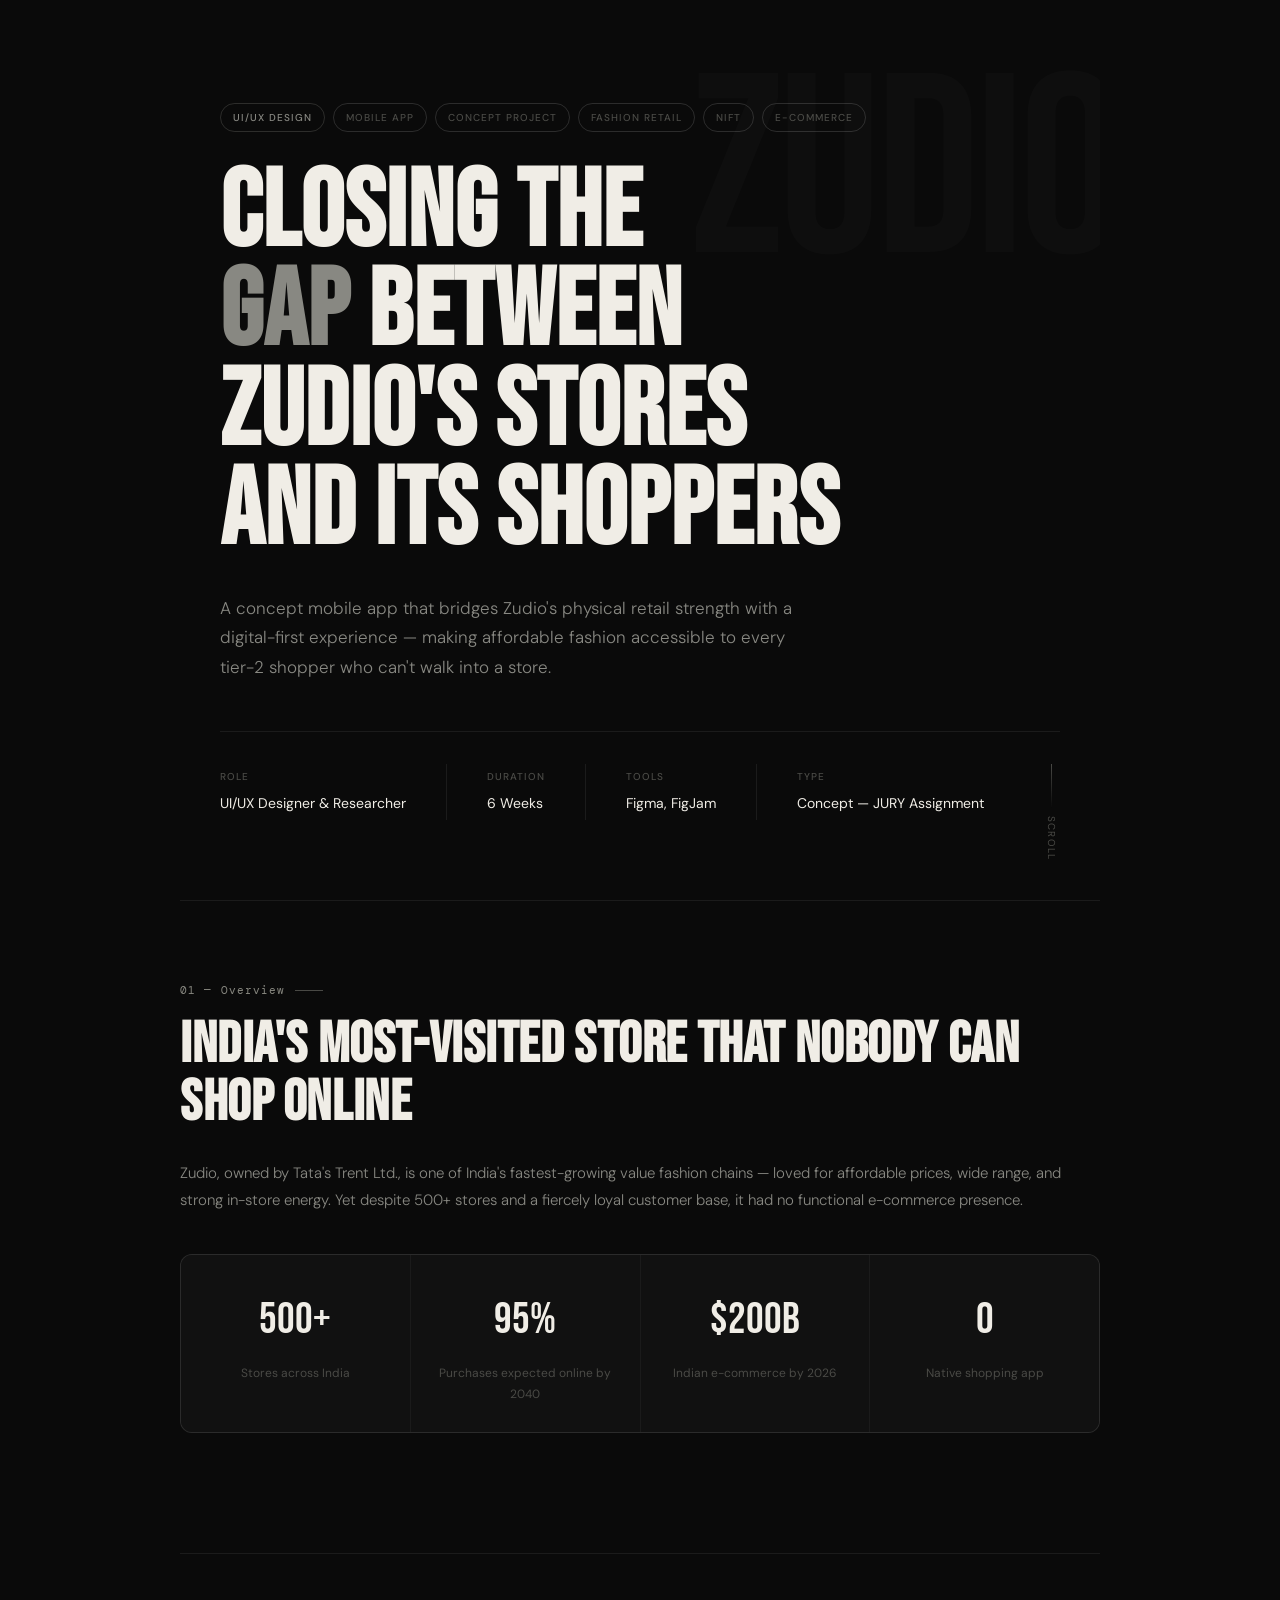
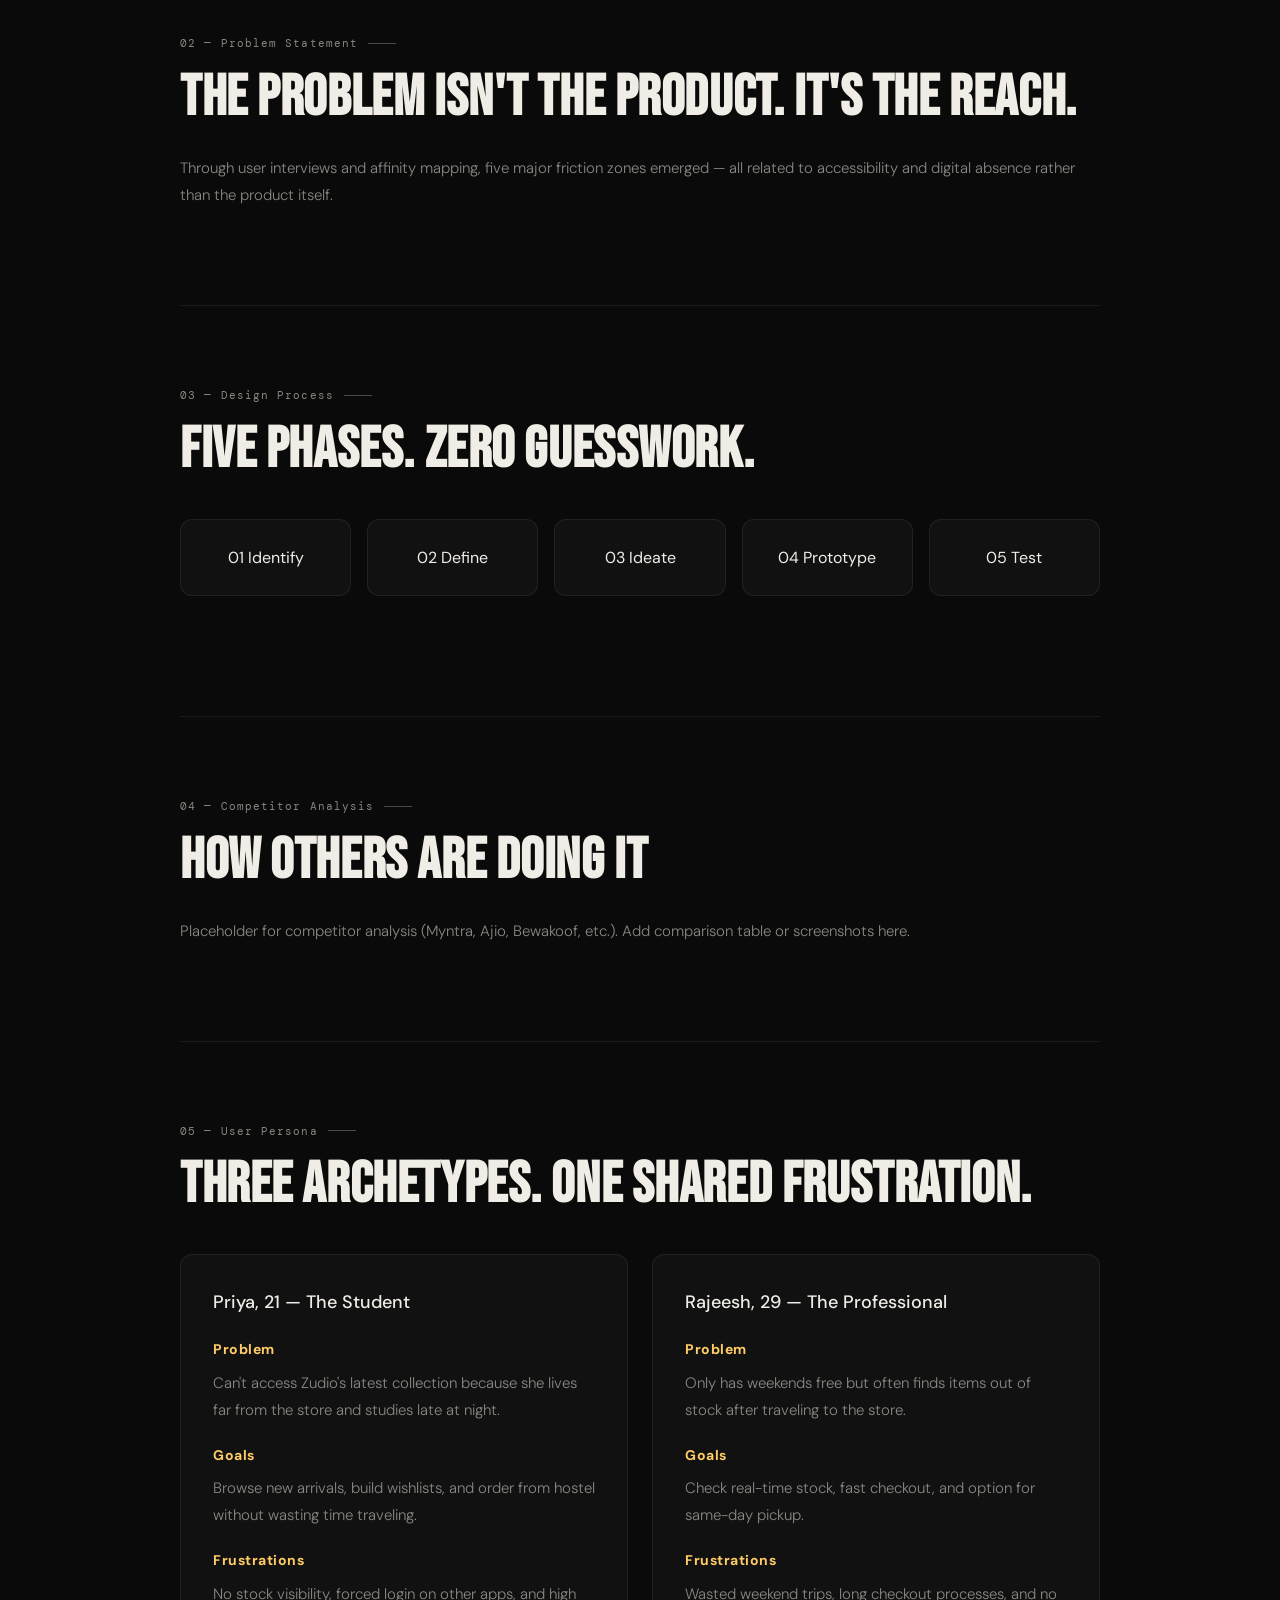
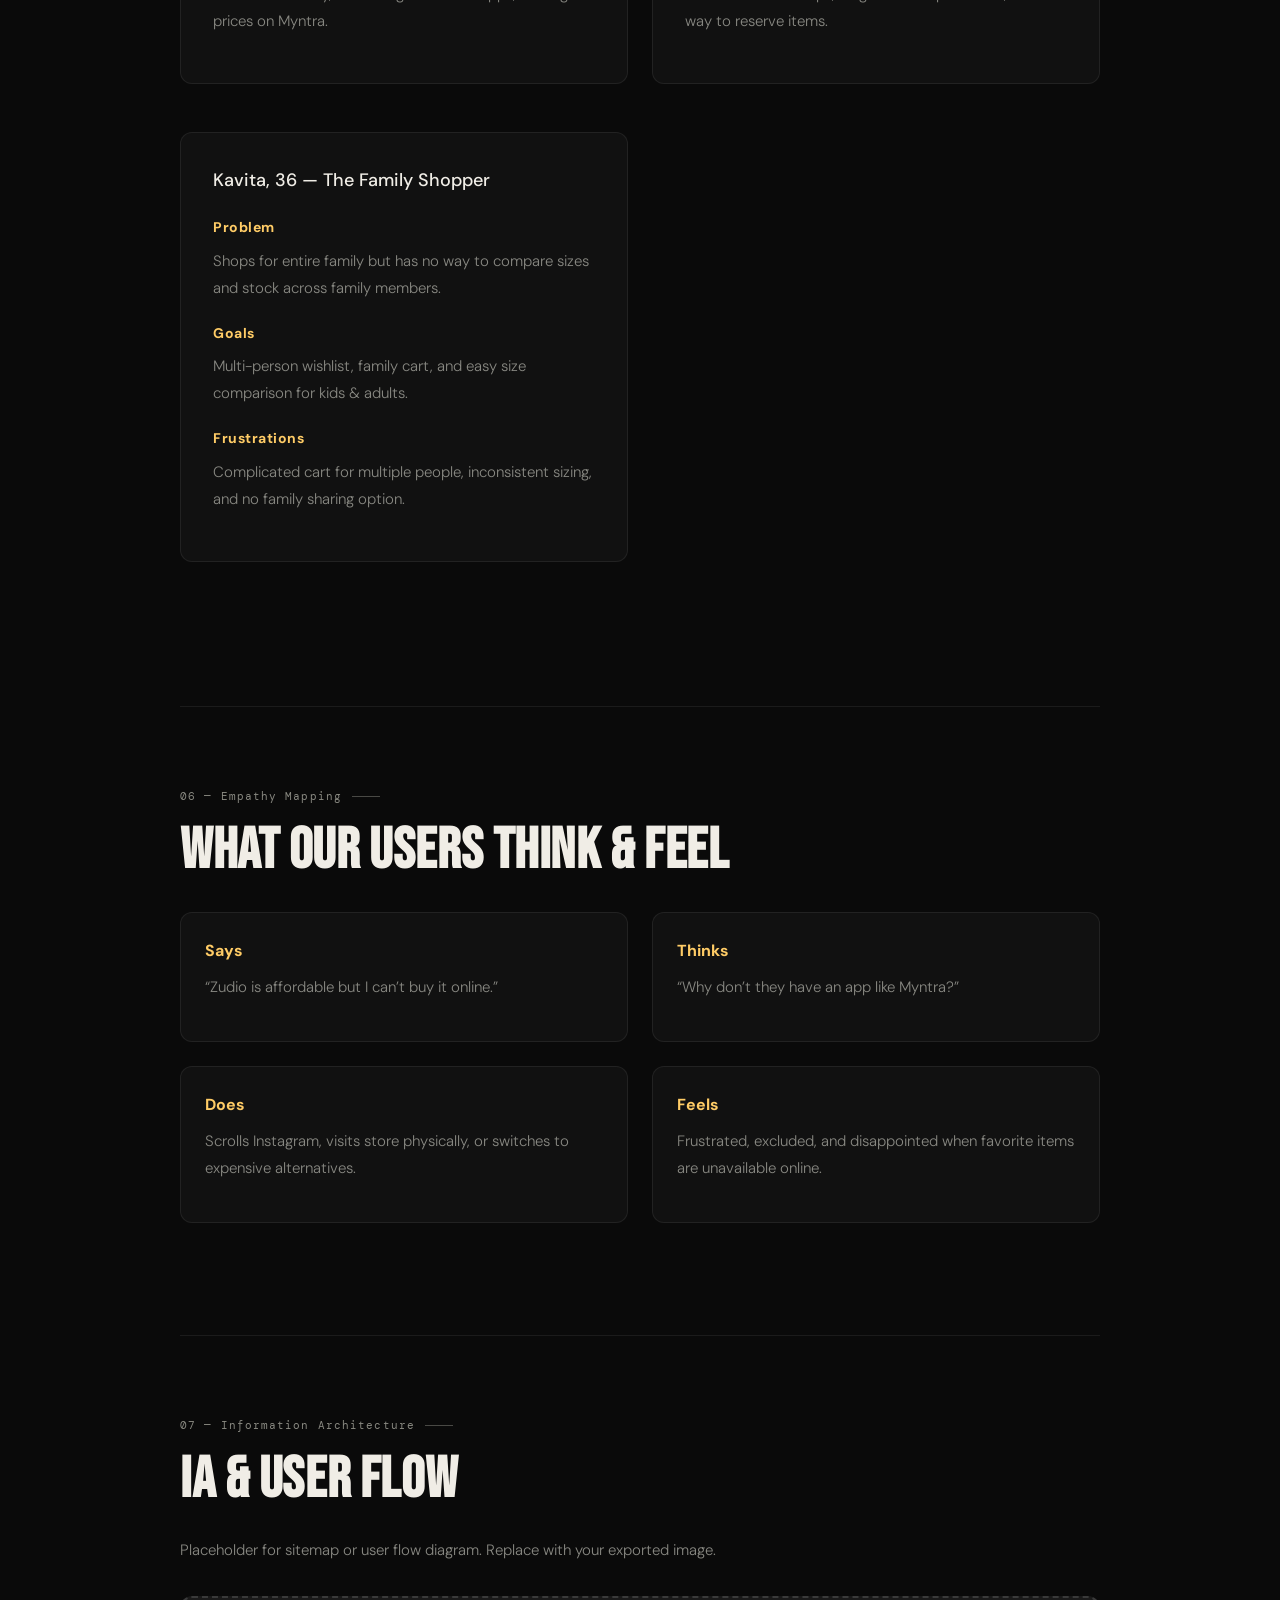
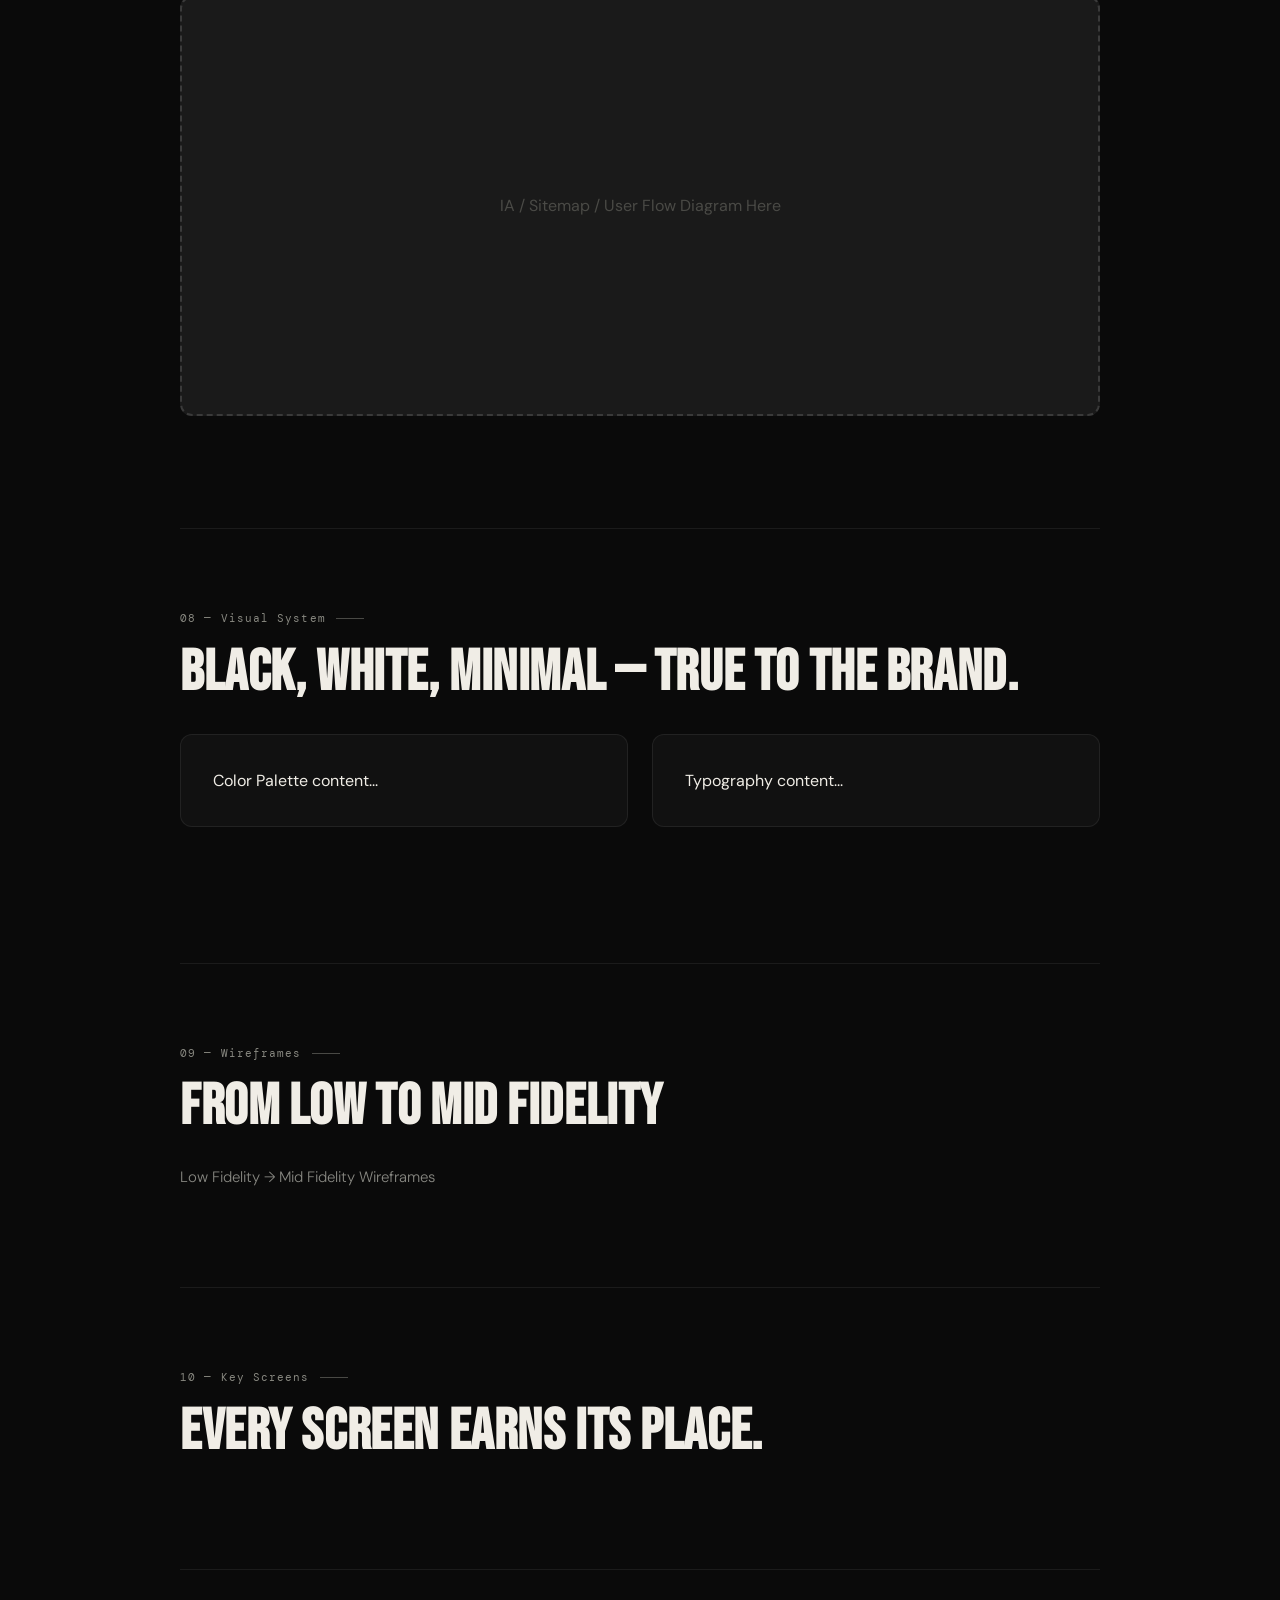
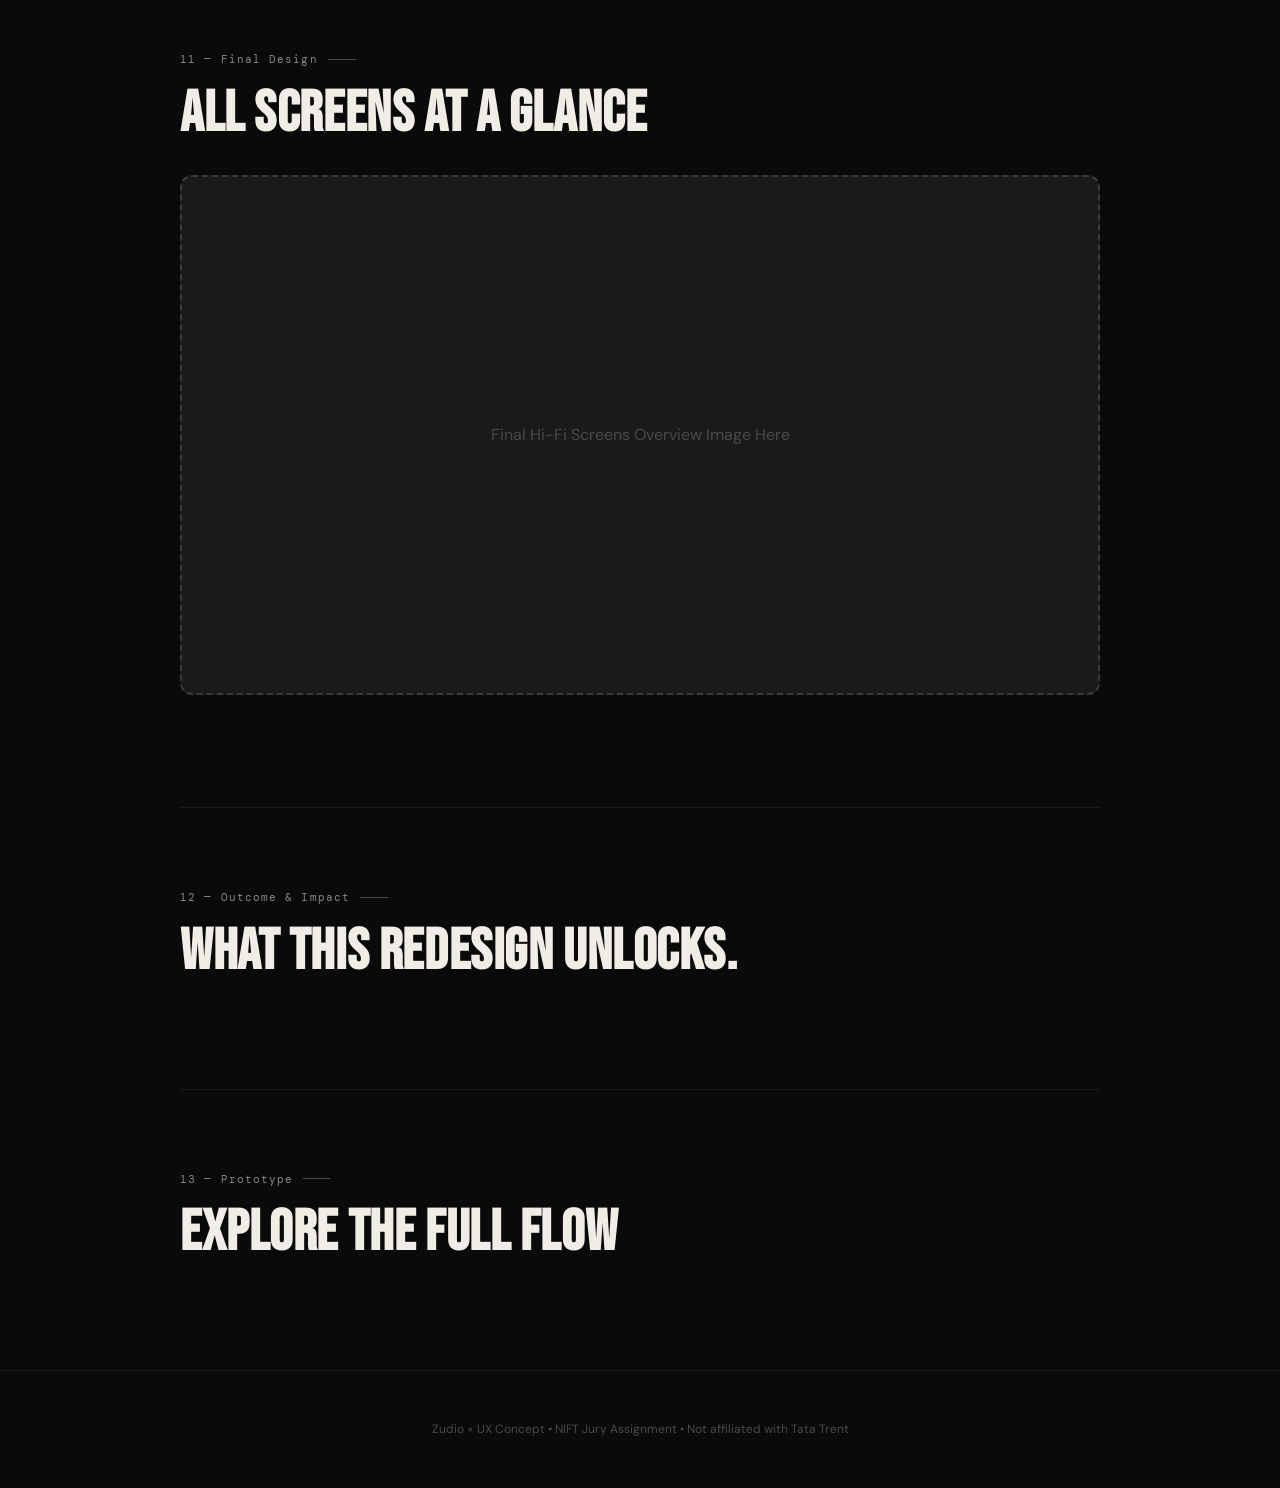
<file: zudio.html>
<!DOCTYPE html>
<html lang="en">

<head>
    <meta charset="UTF-8">
    <meta name="viewport" content="width=device-width, initial-scale=1.0">
    <title>Zudio App — UX Case Study</title>
    <link rel="preconnect" href="https://fonts.googleapis.com">
    <link rel="preconnect" href="https://fonts.gstatic.com" crossorigin>
    <link
        href="https://fonts.googleapis.com/css2?family=Bebas+Neue&family=DM+Sans:ital,wght@0,300;0,400;0,500;1,300&family=DM+Mono:wght@400;500&display=swap"
        rel="stylesheet">
    <style>
        :root {
            --bg: #0a0a0a;
            --bg2: #111111;
            --bg3: #1a1a1a;
            --accent: #888880;
            --accent-dim: rgba(136, 136, 128, 0.10);
            --accent-border: rgba(136, 136, 128, 0.28);
            --text: #f0ede6;
            --text2: #888882;
            --text3: #4a4a46;
            --border: rgba(255, 255, 255, 0.07);
            --border2: rgba(255, 255, 255, 0.14);
            --radius: 12px;
            --radius-sm: 6px;
        }

        * {
            box-sizing: border-box;
            margin: 0;
            padding: 0
        }

        html {
            scroll-behavior: smooth
        }

        body {
            background: var(--bg);
            color: var(--text);
            font-family: 'DM Sans', sans-serif;
            font-size: 16px;
            line-height: 1.7;
            overflow-x: hidden
        }

        ::-webkit-scrollbar {
            width: 4px
        }

        ::-webkit-scrollbar-track {
            background: var(--bg)
        }

        ::-webkit-scrollbar-thumb {
            background: var(--text3);
            border-radius: 2px
        }

        .wrap {
            max-width: 1000px;
            margin: 0 auto;
            padding: 0 2.5rem
        }

        .hero {
            min-height: 100vh;
            display: flex;
            flex-direction: column;
            justify-content: flex-end;
            padding: 5rem 2.5rem 5rem;
            position: relative;
            overflow: hidden
        }

        .hero-bg-text {
            position: absolute;
            top: 3rem;
            right: -1rem;
            font-family: 'Bebas Neue', sans-serif;
            font-size: clamp(140px, 20vw, 260px);
            color: rgba(255, 255, 255, .018);
            letter-spacing: -.02em;
            line-height: 1;
            pointer-events: none
        }

        .hero-tag-row {
            display: flex;
            flex-wrap: wrap;
            gap: 8px;
            margin-bottom: 2rem;
            opacity: 0;
            animation: fadeUp .6s .1s forwards
        }

        .tag {
            font-size: 10px;
            font-weight: 500;
            letter-spacing: .1em;
            text-transform: uppercase;
            padding: 5px 12px;
            border-radius: 100px;
            border: 0.5px solid var(--border2);
            color: var(--text3)
        }

        .tag.hi {
            border-color: var(--accent-border);
            color: var(--text2)
        }

        .hero h1 {
            font-family: 'Bebas Neue', sans-serif;
            font-size: clamp(58px, 9vw, 108px);
            line-height: .92;
            letter-spacing: .01em;
            margin-bottom: 2rem;
            opacity: 0;
            animation: fadeUp .7s .25s forwards
        }

        .hero h1 em {
            font-style: normal;
            color: var(--text2)
        }

        .hero-sub {
            font-size: 17px;
            font-weight: 300;
            color: var(--text2);
            max-width: 580px;
            line-height: 1.75;
            margin-bottom: 3rem;
            opacity: 0;
            animation: fadeUp .7s .4s forwards
        }

        .hero-meta-row {
            display: flex;
            flex-wrap: wrap;
            border-top: 0.5px solid var(--border);
            padding-top: 2rem;
            opacity: 0;
            animation: fadeUp .7s .55s forwards
        }

        .meta-item {
            padding-right: 2.5rem;
            margin-right: 2.5rem;
            border-right: 0.5px solid var(--border);
            padding-top: .25rem;
            padding-bottom: .25rem
        }

        .meta-item:last-child {
            border-right: none;
            padding-right: 0;
            margin-right: 0
        }

        .meta-item label {
            display: block;
            font-size: 10px;
            font-weight: 500;
            letter-spacing: .1em;
            text-transform: uppercase;
            color: var(--text3);
            margin-bottom: 4px
        }

        .meta-item span {
            font-size: 14px;
            color: var(--text);
            font-weight: 400
        }

        .scroll-hint {
            position: absolute;
            bottom: 2.5rem;
            right: 2.5rem;
            display: flex;
            flex-direction: column;
            align-items: center;
            gap: 8px;
            opacity: 0;
            animation: fadeIn 1s 1.1s forwards
        }

        .scroll-hint span {
            font-size: 10px;
            letter-spacing: .12em;
            text-transform: uppercase;
            color: var(--text3);
            writing-mode: vertical-rl
        }

        .scroll-line {
            width: 1px;
            height: 44px;
            background: linear-gradient(to bottom, var(--text3), transparent);
            animation: scrollPulse 2s infinite
        }

        section {
            padding: 5rem 0;
            border-top: 0.5px solid var(--border)
        }

        .section-eyebrow {
            font-family: 'DM Mono', monospace;
            font-size: 11px;
            color: var(--accent);
            letter-spacing: .1em;
            margin-bottom: 1rem;
            display: flex;
            align-items: center;
            gap: 10px
        }

        .section-eyebrow::after {
            content: '';
            display: block;
            width: 28px;
            height: 1px;
            background: var(--accent);
            opacity: .5
        }

        h2 {
            font-family: 'Bebas Neue', sans-serif;
            font-size: clamp(36px, 5vw, 58px);
            line-height: 1;
            letter-spacing: .01em;
            margin-bottom: 1.75rem;
            color: var(--text)
        }

        h3 {
            font-size: 18px;
            font-weight: 500;
            color: var(--text);
            margin-bottom: 1rem
        }

        p {
            font-size: 15px;
            color: var(--text2);
            line-height: 1.8;
            margin-bottom: 1rem;
            font-weight: 300
        }

        .card {
            background: var(--bg2);
            border: 0.5px solid var(--border);
            border-radius: var(--radius);
            padding: 2rem;
            margin-bottom: 1.5rem
        }

        .persona-grid {
            display: grid;
            grid-template-columns: repeat(auto-fit, minmax(300px, 1fr));
            gap: 1.5rem;
            margin: 2.5rem 0
        }

        .persona-problem,
        .persona-goals,
        .persona-frustrations {
            margin-top: 1.25rem
        }

        .persona-problem h4,
        .persona-goals h4,
        .persona-frustrations h4 {
            color: #ffcc66;
            font-size: 14px;
            margin-bottom: 8px;
            letter-spacing: .5px
        }

        .empathy-map {
            display: grid;
            grid-template-columns: repeat(2, 1fr);
            gap: 1.5rem;
            margin: 2rem 0
        }

        .empathy-box {
            background: var(--bg2);
            border: 0.5px solid var(--border);
            border-radius: var(--radius);
            padding: 1.5rem
        }

        .empathy-box h4 {
            color: #ffcc66;
            margin-bottom: 10px
        }

        .two-col,
        .three-col {
            display: grid;
            grid-template-columns: 1fr 1fr;
            gap: 1.5rem;
            margin: 2rem 0
        }

        .three-col {
            grid-template-columns: repeat(3, 1fr)
        }

        @media(max-width:700px) {
            .wrap,
            .hero {
                padding-left: 1.5rem;
                padding-right: 1.5rem;
            }

            .hero h1 {
                font-size: clamp(40px, 12vw, 64px);
            }

            .hero-meta-row {
                flex-direction: column;
                gap: 1.5rem;
            }

            .meta-item {
                border-right: none;
                border-bottom: 0.5px solid var(--border);
                padding-bottom: 1rem;
                margin-right: 0;
            }

            .two-col,
            .three-col {
                grid-template-columns: 1fr;
            }

            .metrics-grid {
                grid-template-columns: 1fr 1fr !important;
            }
        }

        @media(max-width:480px) {
            .hero {
                padding-top: 3rem;
                padding-bottom: 3rem;
            }

            .metrics-grid {
                grid-template-columns: 1fr !important;
            }

            .persona-grid {
                grid-template-columns: 1fr;
            }

            .empathy-map {
                grid-template-columns: 1fr;
            }
        }

        @keyframes fadeUp {
            from {
                opacity: 0;
                transform: translateY(20px)
            }

            to {
                opacity: 1;
                transform: translateY(0)
            }
        }

        @keyframes fadeIn {
            from {
                opacity: 0
            }

            to {
                opacity: 1
            }
        }

        @keyframes scrollPulse {

            0%,
            100% {
                opacity: .25
            }

            50% {
                opacity: .8
            }
        }
    </style>
</head>

<body>

    <!-- HERO -->
    <div class="wrap">
        <div class="hero">
            <div class="hero-bg-text">ZUDIO</div>

            <div class="hero-tag-row">
                <span class="tag hi">UI/UX Design</span>
                <span class="tag">Mobile App</span>
                <span class="tag">Concept Project</span>
                <span class="tag">Fashion Retail</span>
                <span class="tag">NIFT</span>
                <span class="tag">E-Commerce</span>
            </div>

            <h1>Closing the<br><em>Gap</em> Between<br>Zudio's Stores<br>and Its Shoppers</h1>

            <p class="hero-sub">A concept mobile app that bridges Zudio's physical retail strength with a digital-first
                experience — making affordable fashion accessible to every tier-2 shopper who can't walk into a store.
            </p>

            <div class="hero-meta-row">
                <div class="meta-item"><label>Role</label><span>UI/UX Designer & Researcher</span></div>
                <div class="meta-item"><label>Duration</label><span>6 Weeks</span></div>
                <div class="meta-item"><label>Tools</label><span>Figma, FigJam</span></div>
                <div class="meta-item"><label>Type</label><span>Concept — JURY Assignment</span></div>
            </div>

            <div class="scroll-hint">
                <div class="scroll-line"></div>
                <span>Scroll</span>
            </div>
        </div>
    </div>

    <!-- 1. OVERVIEW -->
    <div class="wrap">
        <section>
            <div class="section-eyebrow">01 — Overview</div>
            <h2>India's Most-Visited Store That Nobody Can Shop Online</h2>
            <p>Zudio, owned by Tata's Trent Ltd., is one of India's fastest-growing value fashion chains — loved for
                affordable prices, wide range, and strong in-store energy. Yet despite 500+ stores and a fiercely loyal
                customer base, it had no functional e-commerce presence.</p>

            <div class="metrics-grid"
                style="display:grid;grid-template-columns:repeat(4,1fr);gap:1px;background:var(--border);border:0.5px solid var(--border);border-radius:var(--radius);overflow:hidden;margin:2.5rem 0">
                <div style="background:var(--bg2);padding:1.75rem 1.5rem;text-align:center">
                    <div style="font-family:'Bebas Neue',sans-serif;font-size:44px;color:var(--text)">500+</div>
                    <div style="font-size:12px;color:var(--text3);margin-top:6px">Stores across India</div>
                </div>
                <div style="background:var(--bg2);padding:1.75rem 1.5rem;text-align:center">
                    <div style="font-family:'Bebas Neue',sans-serif;font-size:44px;color:var(--text)">95%</div>
                    <div style="font-size:12px;color:var(--text3);margin-top:6px">Purchases expected online by 2040
                    </div>
                </div>
                <div style="background:var(--bg2);padding:1.75rem 1.5rem;text-align:center">
                    <div style="font-family:'Bebas Neue',sans-serif;font-size:44px;color:var(--text)">$200B</div>
                    <div style="font-size:12px;color:var(--text3);margin-top:6px">Indian e-commerce by 2026</div>
                </div>
                <div style="background:var(--bg2);padding:1.75rem 1.5rem;text-align:center">
                    <div style="font-family:'Bebas Neue',sans-serif;font-size:44px;color:var(--text)">0</div>
                    <div style="font-size:12px;color:var(--text3);margin-top:6px">Native shopping app</div>
                </div>
            </div>
        </section>
    </div>

    <!-- 2. PROBLEM STATEMENT -->
    <div class="wrap">
        <section>
            <div class="section-eyebrow">02 — Problem Statement</div>
            <h2>The Problem Isn't the Product. It's the Reach.</h2>
            <p>Through user interviews and affinity mapping, five major friction zones emerged — all related to
                accessibility and digital absence rather than the product itself.</p>
            <!-- You can keep or expand the pain points here as before -->
        </section>
    </div>

    <!-- 3. DESIGN PROCESS -->
    <div class="wrap">
        <section>
            <div class="section-eyebrow">03 — Design Process</div>
            <h2>Five Phases. Zero Guesswork.</h2>
            <div style="display:flex;gap:1rem;flex-wrap:wrap;margin:2.5rem 0">
                <div
                    style="flex:1;background:var(--bg2);padding:1.5rem;border:0.5px solid var(--border);border-radius:var(--radius);text-align:center">
                    01 Identify</div>
                <div
                    style="flex:1;background:var(--bg2);padding:1.5rem;border:0.5px solid var(--border);border-radius:var(--radius);text-align:center">
                    02 Define</div>
                <div
                    style="flex:1;background:var(--bg2);padding:1.5rem;border:0.5px solid var(--border);border-radius:var(--radius);text-align:center">
                    03 Ideate</div>
                <div
                    style="flex:1;background:var(--bg2);padding:1.5rem;border:0.5px solid var(--border);border-radius:var(--radius);text-align:center">
                    04 Prototype</div>
                <div
                    style="flex:1;background:var(--bg2);padding:1.5rem;border:0.5px solid var(--border);border-radius:var(--radius);text-align:center">
                    05 Test</div>
            </div>
        </section>
    </div>

    <!-- 4. COMPETITOR ANALYSIS -->
    <div class="wrap">
        <section>
            <div class="section-eyebrow">04 — Competitor Analysis</div>
            <h2>How Others Are Doing It</h2>
            <p>Placeholder for competitor analysis (Myntra, Ajio, Bewakoof, etc.). Add comparison table or screenshots
                here.</p>
            <!-- Add your competitor images or table here -->
        </section>
    </div>

    <!-- 5. USER PERSONA -->
    <div class="wrap">
        <section>
            <div class="section-eyebrow">05 — User Persona</div>
            <h2>Three Archetypes. One Shared Frustration.</h2>

            <div class="persona-grid">

                <!-- Persona 1 -->
                <div class="card">
                    <h3>Priya, 21 — The Student</h3>
                    <div class="persona-problem">
                        <h4>Problem</h4>
                        <p>Can't access Zudio's latest collection because she lives far from the store and studies late
                            at night.</p>
                    </div>
                    <div class="persona-goals">
                        <h4>Goals</h4>
                        <p>Browse new arrivals, build wishlists, and order from hostel without wasting time traveling.
                        </p>
                    </div>
                    <div class="persona-frustrations">
                        <h4>Frustrations</h4>
                        <p>No stock visibility, forced login on other apps, and high prices on Myntra.</p>
                    </div>
                </div>

                <!-- Persona 2 -->
                <div class="card">
                    <h3>Rajeesh, 29 — The Professional</h3>
                    <div class="persona-problem">
                        <h4>Problem</h4>
                        <p>Only has weekends free but often finds items out of stock after traveling to the store.</p>
                    </div>
                    <div class="persona-goals">
                        <h4>Goals</h4>
                        <p>Check real-time stock, fast checkout, and option for same-day pickup.</p>
                    </div>
                    <div class="persona-frustrations">
                        <h4>Frustrations</h4>
                        <p>Wasted weekend trips, long checkout processes, and no way to reserve items.</p>
                    </div>
                </div>

                <!-- Persona 3 -->
                <div class="card">
                    <h3>Kavita, 36 — The Family Shopper</h3>
                    <div class="persona-problem">
                        <h4>Problem</h4>
                        <p>Shops for entire family but has no way to compare sizes and stock across family members.</p>
                    </div>
                    <div class="persona-goals">
                        <h4>Goals</h4>
                        <p>Multi-person wishlist, family cart, and easy size comparison for kids & adults.</p>
                    </div>
                    <div class="persona-frustrations">
                        <h4>Frustrations</h4>
                        <p>Complicated cart for multiple people, inconsistent sizing, and no family sharing option.</p>
                    </div>
                </div>
            </div>
        </section>
    </div>

    <!-- 6. EMPATHY MAPPING -->
    <div class="wrap">
        <section>
            <div class="section-eyebrow">06 — Empathy Mapping</div>
            <h2>What Our Users Think & Feel</h2>
            <div class="empathy-map">
                <div class="empathy-box">
                    <h4>Says</h4>
                    <p>“Zudio is affordable but I can’t buy it online.”</p>
                </div>
                <div class="empathy-box">
                    <h4>Thinks</h4>
                    <p>“Why don’t they have an app like Myntra?”</p>
                </div>
                <div class="empathy-box">
                    <h4>Does</h4>
                    <p>Scrolls Instagram, visits store physically, or switches to expensive alternatives.</p>
                </div>
                <div class="empathy-box">
                    <h4>Feels</h4>
                    <p>Frustrated, excluded, and disappointed when favorite items are unavailable online.</p>
                </div>
            </div>
        </section>
    </div>

    <!-- 7. INFORMATION ARCHITECTURE -->
    <div class="wrap">
        <section>
            <div class="section-eyebrow">07 — Information Architecture</div>
            <h2>IA & User Flow</h2>
            <p>Placeholder for sitemap or user flow diagram. Replace with your exported image.</p>
            <div
                style="background:var(--bg3);height:420px;border:2px dashed var(--border2);border-radius:var(--radius);display:flex;align-items:center;justify-content:center;margin:2rem 0;color:var(--text3)">
                IA / Sitemap / User Flow Diagram Here
            </div>
        </section>
    </div>

    <!-- 8. VISUAL SYSTEM -->
    <div class="wrap">
        <section>
            <div class="section-eyebrow">08 — Visual System</div>
            <h2>Black, White, Minimal — True to the Brand.</h2>
            <!-- Keep your existing color palette and typography section here -->
            <div class="two-col">
                <div class="card">Color Palette content...</div>
                <div class="card">Typography content...</div>
            </div>
        </section>
    </div>

    <!-- 9. WIREFRAMES -->
    <div class="wrap">
        <section>
            <div class="section-eyebrow">09 — Wireframes</div>
            <h2>From Low to Mid Fidelity</h2>
            <p>Low Fidelity → Mid Fidelity Wireframes</p>
            <!-- Add your wireframe images here -->
        </section>
    </div>

    <!-- 10. KEY SCREENS -->
    <div class="wrap">
        <section>
            <div class="section-eyebrow">10 — Key Screens</div>
            <h2>Every Screen Earns Its Place.</h2>
            <!-- Keep your existing key screens (Home, Listing, Detail, Mix & Match, Checkout) -->
        </section>
    </div>

    <!-- 11. FINAL DESIGN -->
    <div class="wrap">
        <section>
            <div class="section-eyebrow">11 — Final Design</div>
            <h2>All Screens at a Glance</h2>
            <div
                style="background:var(--bg3);height:520px;border:2px dashed var(--border2);border-radius:var(--radius);display:flex;align-items:center;justify-content:center;margin:2rem 0;color:var(--text3)">
                Final Hi-Fi Screens Overview Image Here
            </div>
        </section>
    </div>

    <!-- 12. OUTCOME & IMPACT -->
    <div class="wrap">
        <section>
            <div class="section-eyebrow">12 — Outcome & Impact</div>
            <h2>What This Redesign Unlocks.</h2>
            <!-- Keep or update your outcome cards -->
        </section>
    </div>

    <!-- 13. PROTOTYPE -->
    <div class="wrap">
        <section>
            <div class="section-eyebrow">13 — Prototype</div>
            <h2>Explore the Full Flow</h2>
            <!-- Your Figma embed / link goes here -->
        </section>
    </div>

    <footer
        style="padding:3rem 2.5rem;border-top:0.5px solid var(--border);text-align:center;font-size:12px;color:var(--text3)">
        Zudio × UX Concept • NIFT Jury Assignment • Not affiliated with Tata Trent
    </footer>

</body>

</html>
</file>
